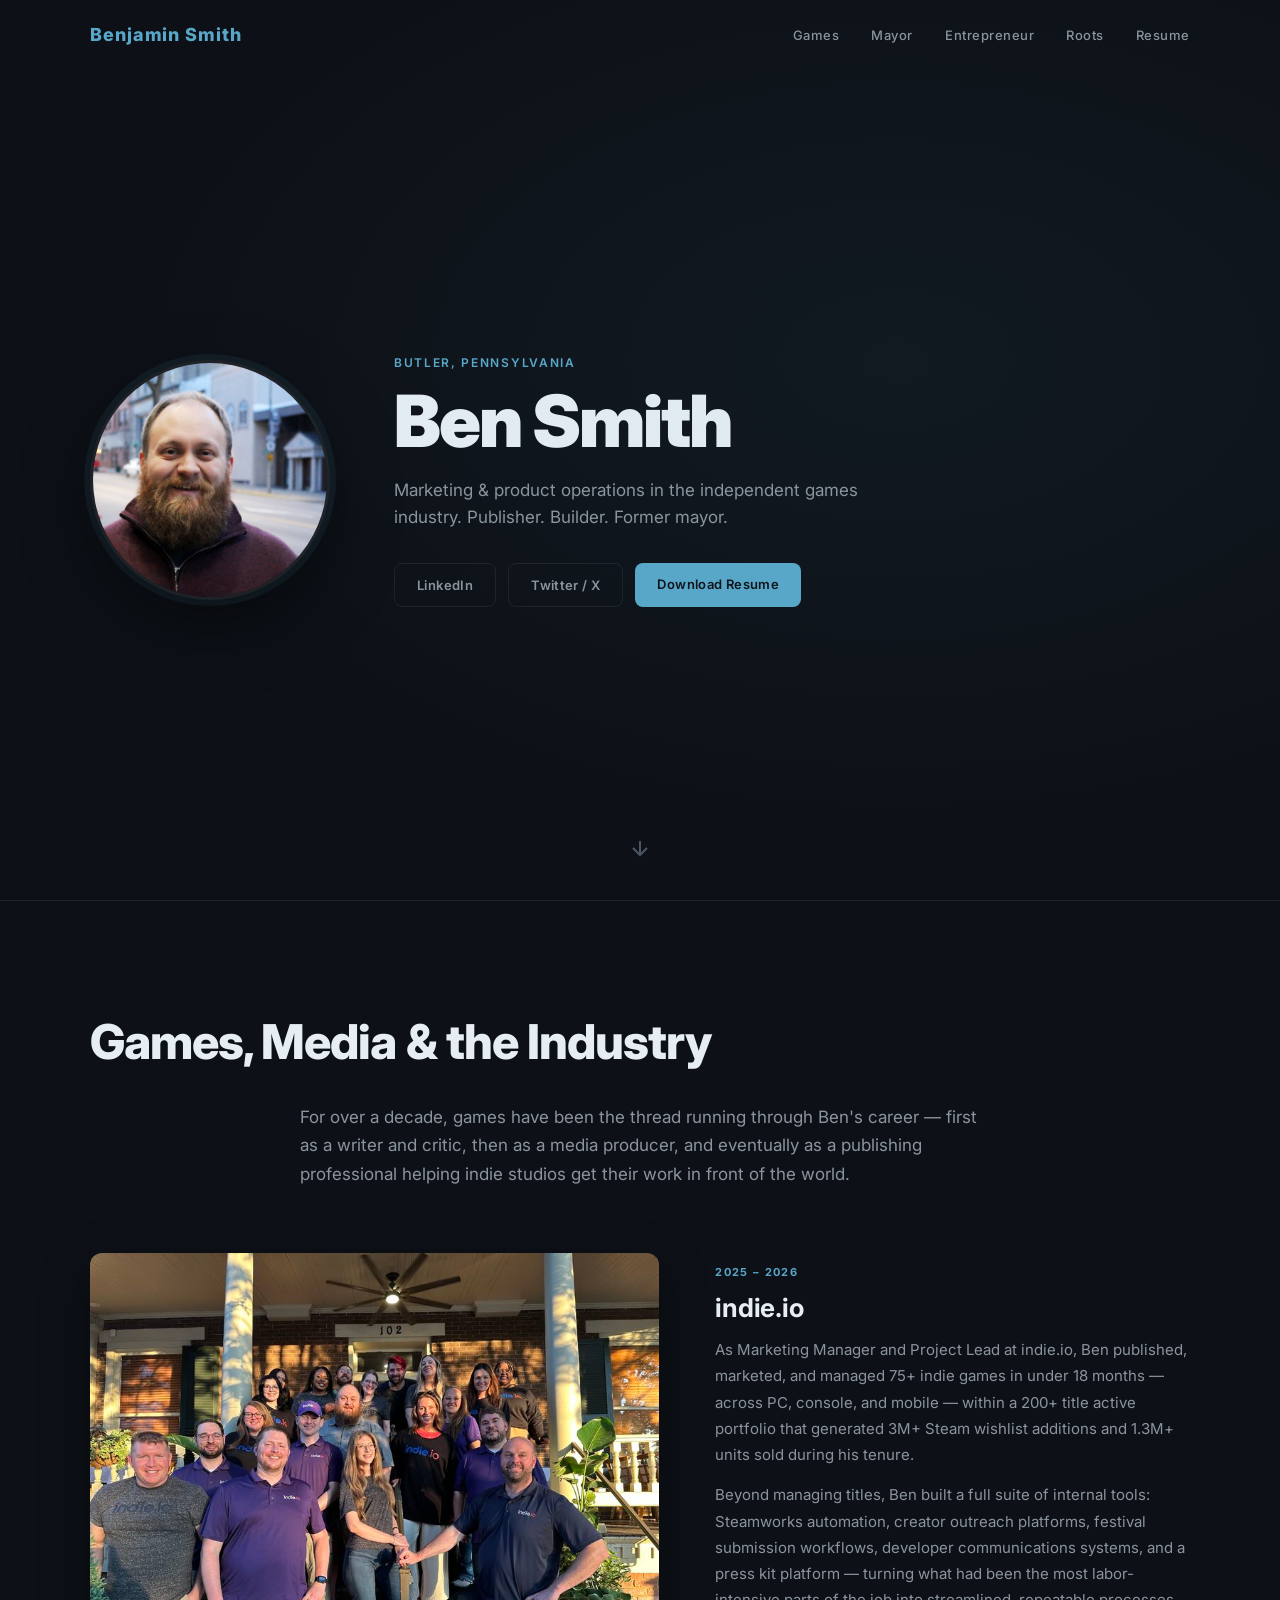
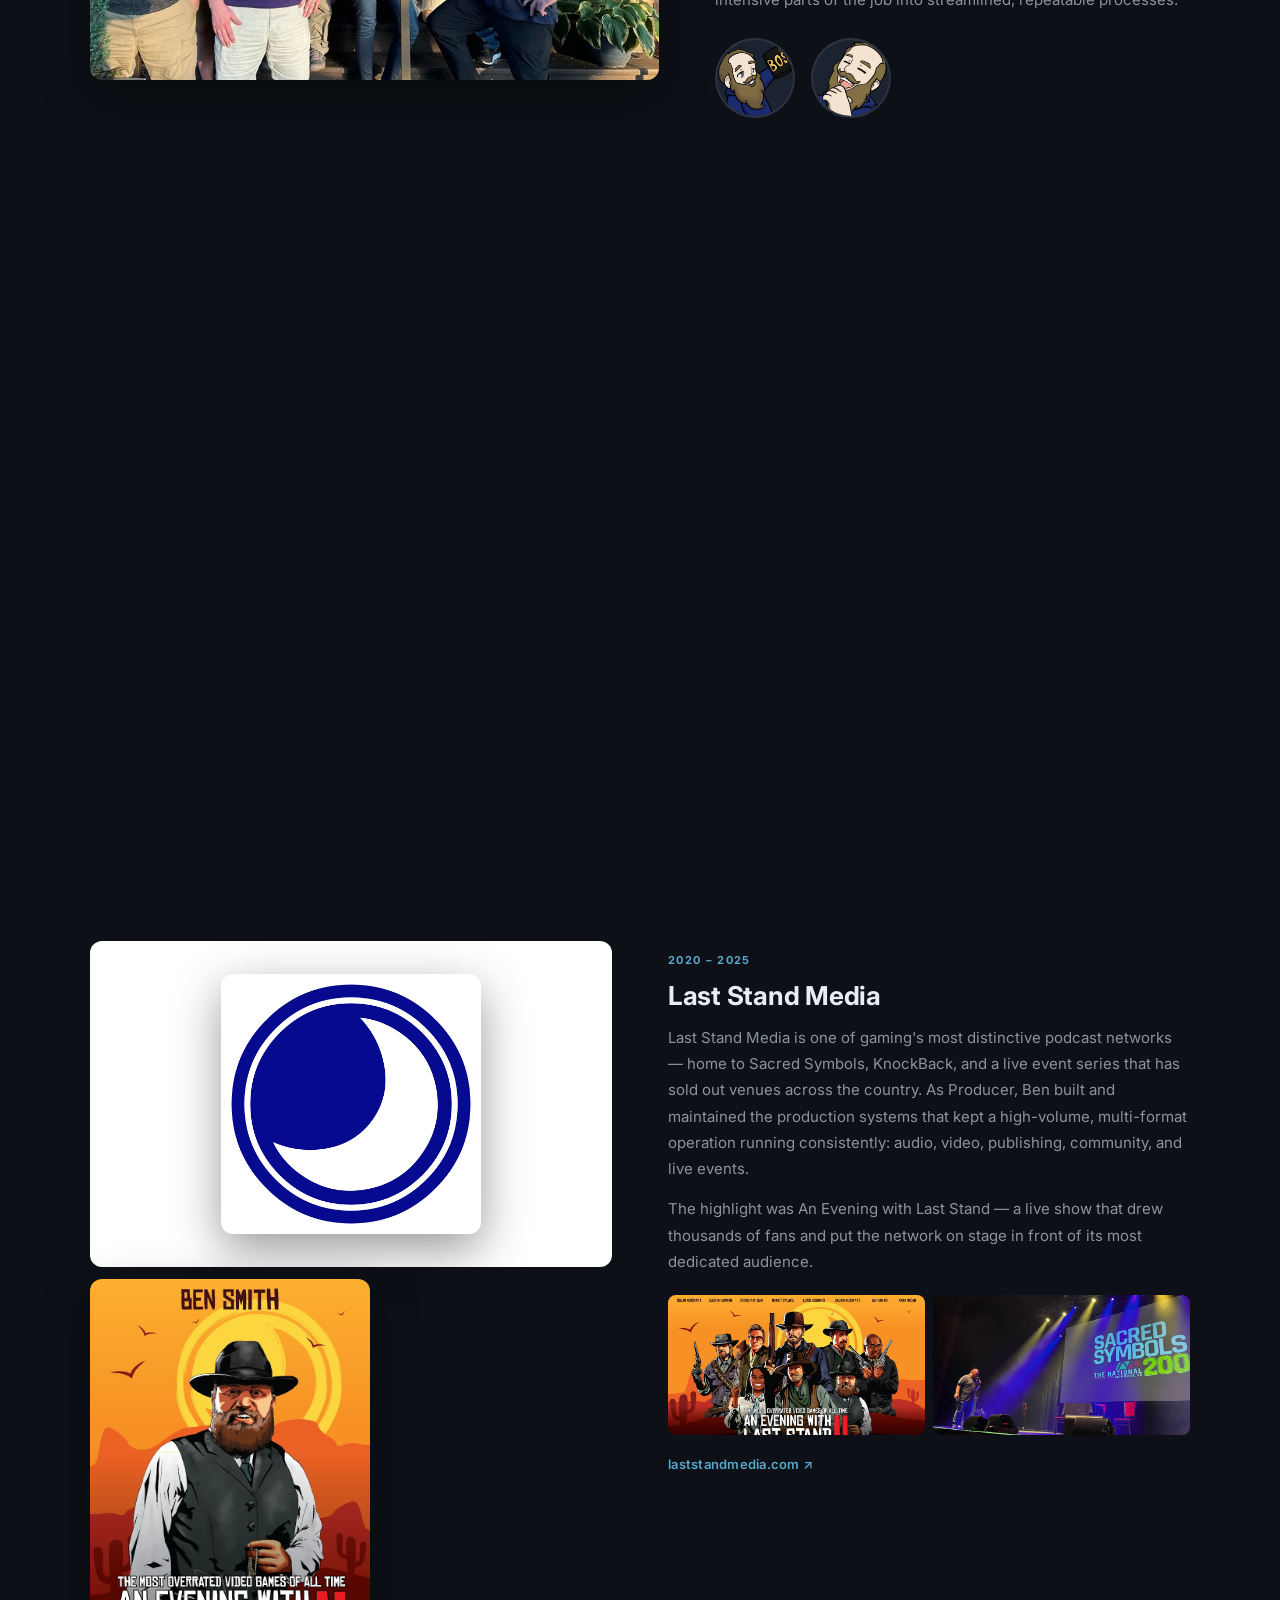
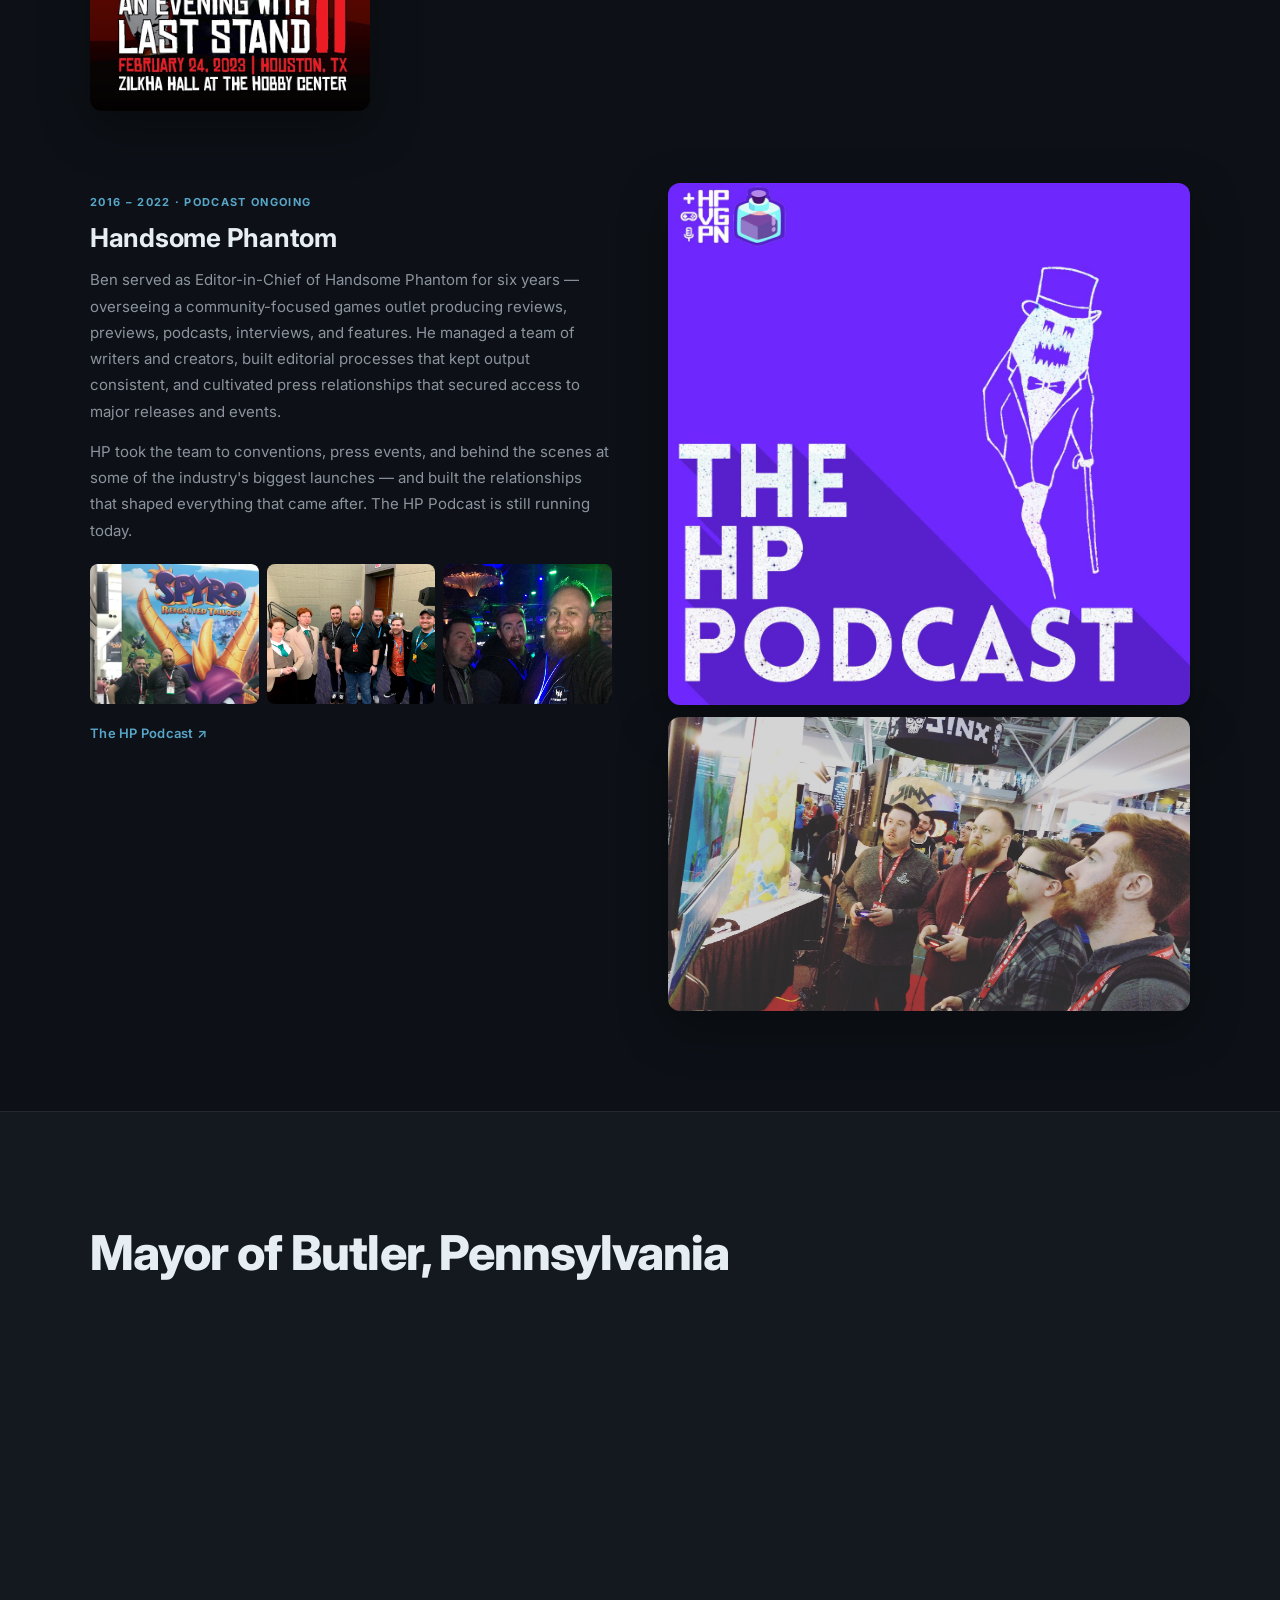
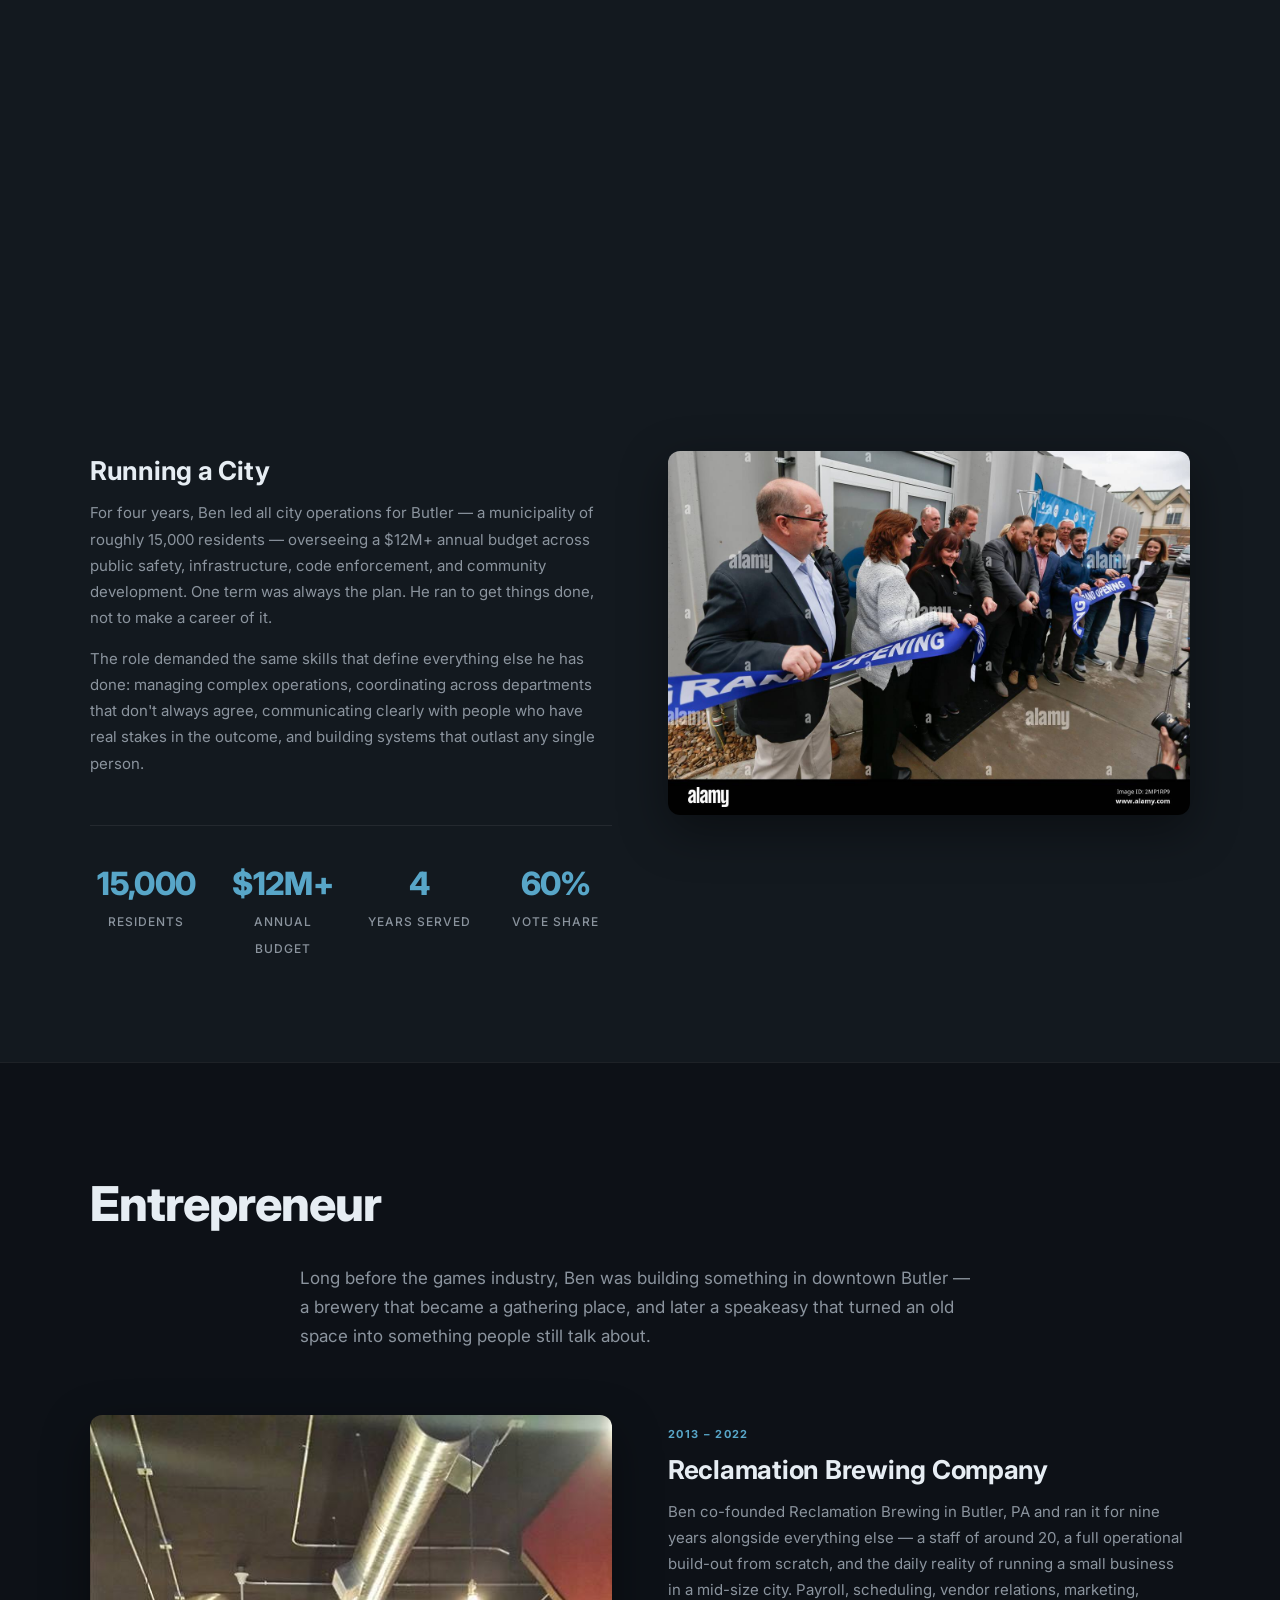
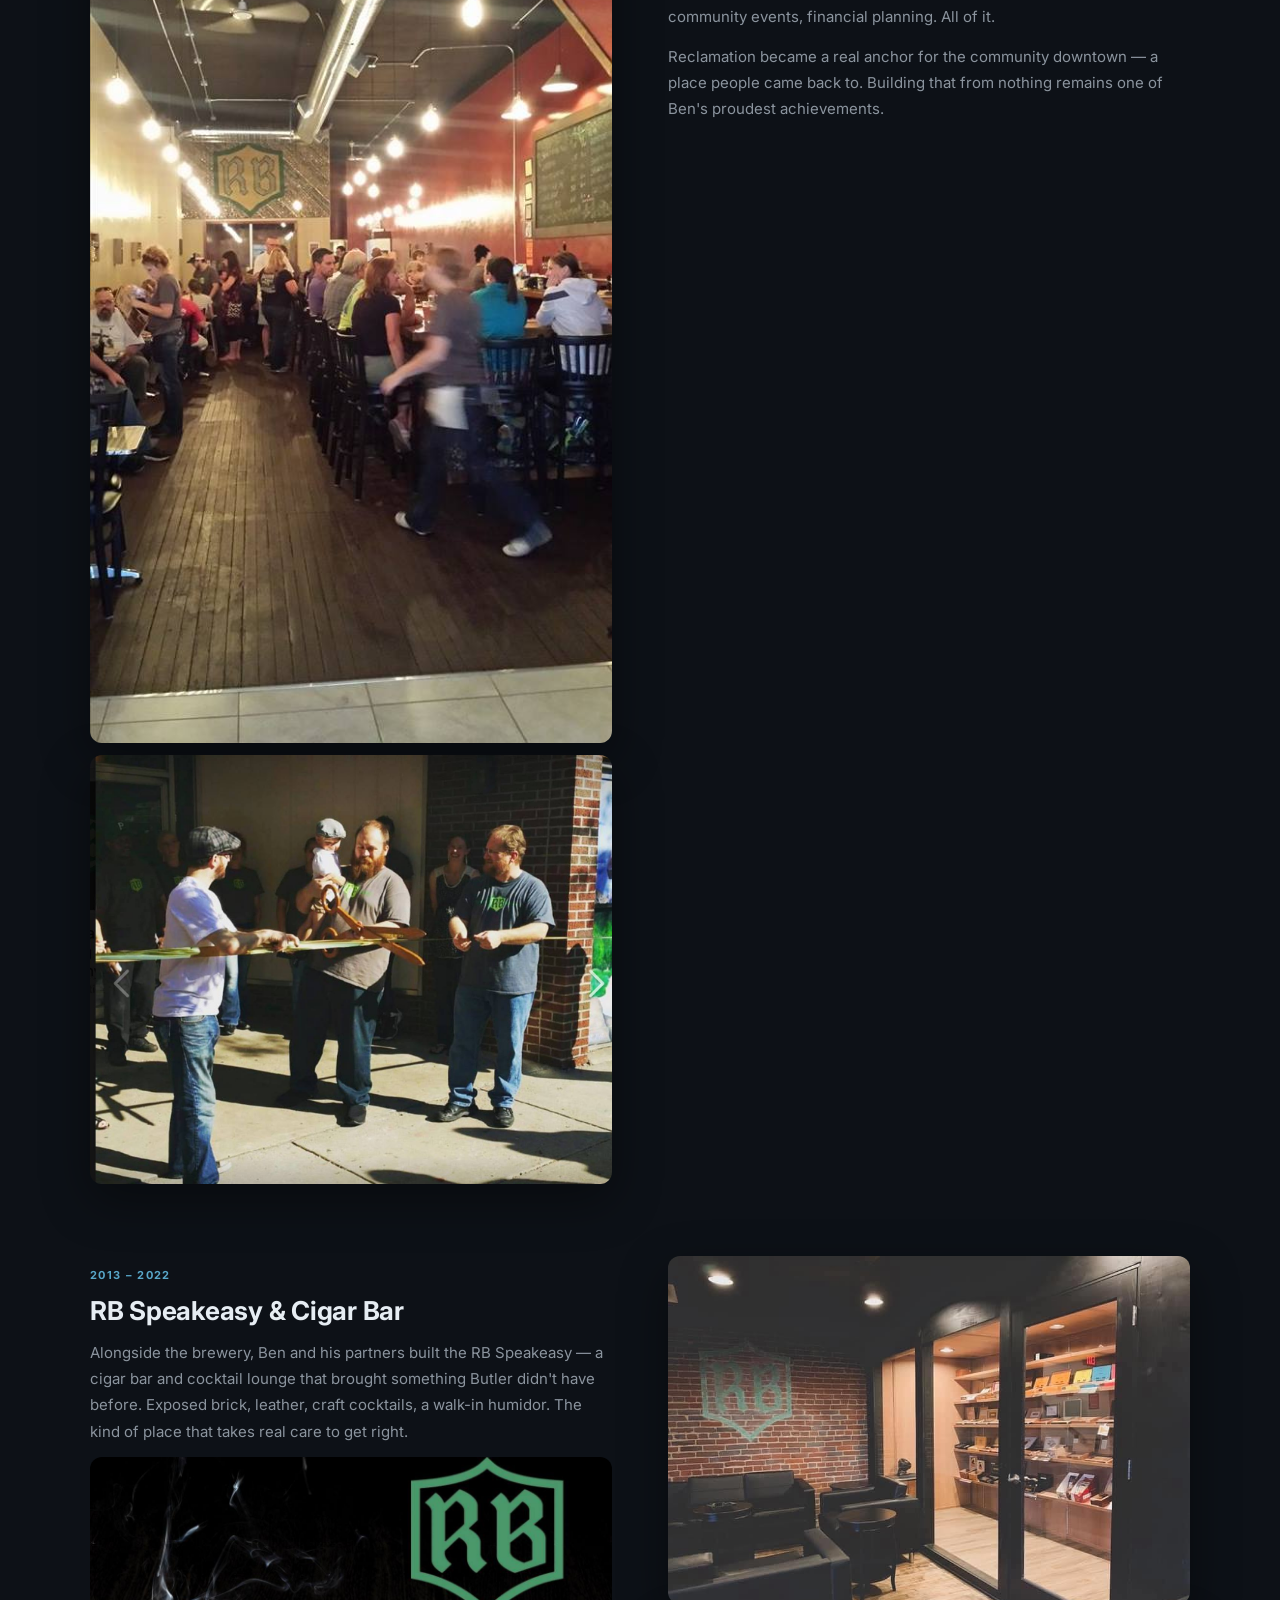
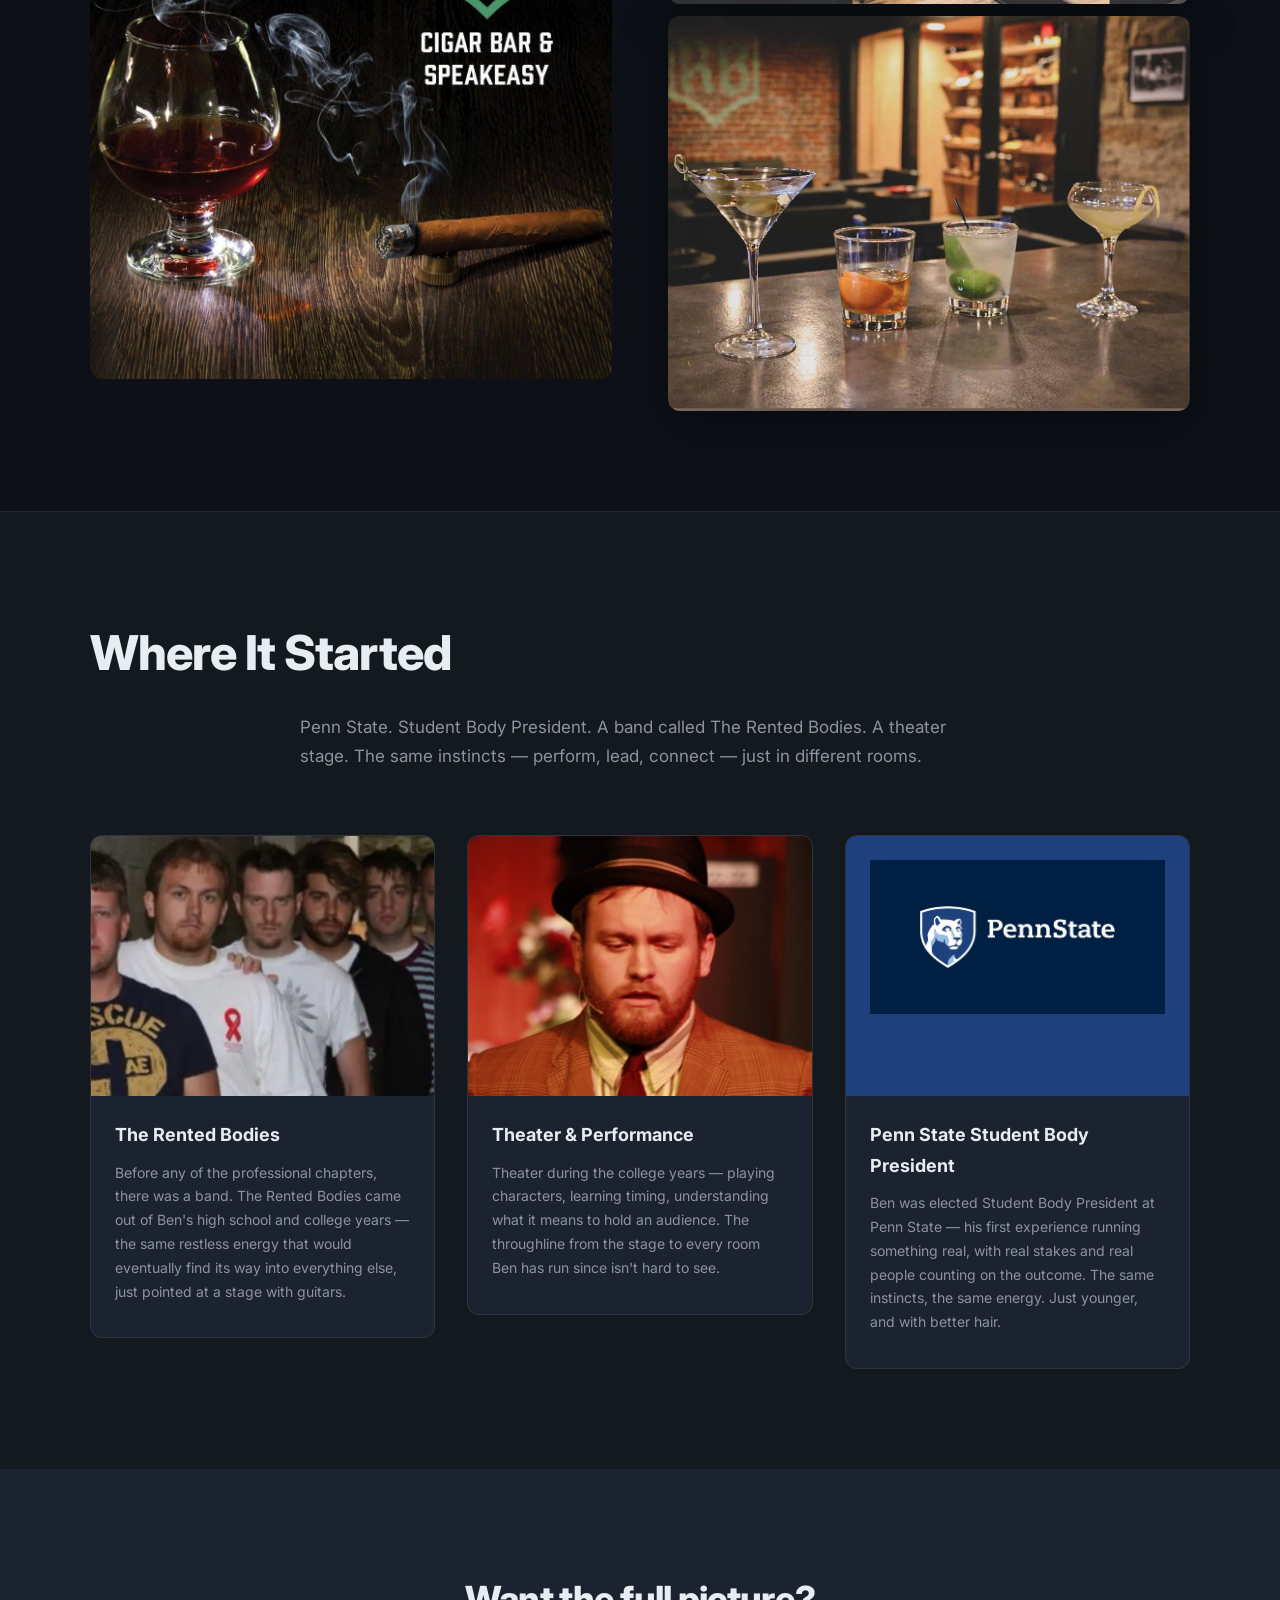
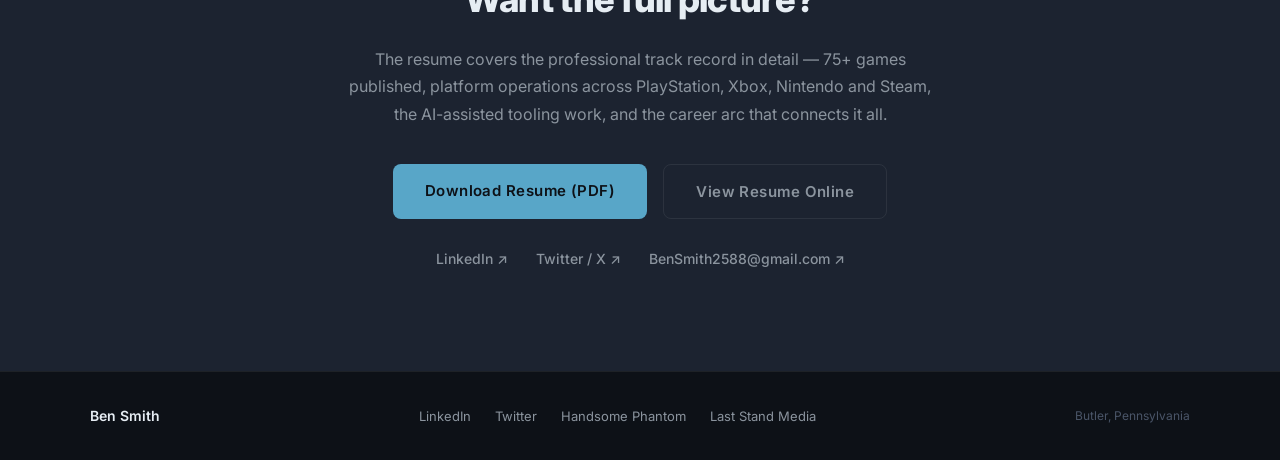
<file: index.html>
<!DOCTYPE html>
<html lang="en">
<head>
  <meta charset="UTF-8" />
  <meta name="viewport" content="width=device-width, initial-scale=1.0" />
  <title>Ben Smith</title>
  <meta name="description" content="Marketing, production, and product-operations leader in the independent games industry." />
  <link rel="preconnect" href="https://fonts.googleapis.com" />
  <link rel="preconnect" href="https://fonts.gstatic.com" crossorigin />
  <link href="https://fonts.googleapis.com/css2?family=Inter:wght@300;400;500;600;700;800;900&display=swap" rel="stylesheet" />
  <link rel="stylesheet" href="style.css" />
</head>
<body>

  <!-- ── NAV ── -->
  <nav id="nav">
    <div class="nav-inner">
      <a href="#top" class="nav-logo">Benjamin Smith</a>
      <div class="nav-links">
        <a href="#gaming">Games</a>
        <a href="#mayor">Mayor</a>
        <a href="#entrepreneur">Entrepreneur</a>
        <a href="#roots">Roots</a>
        <a href="#resume">Resume</a>
      </div>
    </div>
  </nav>

  <!-- ── HERO ── -->
  <section id="top" class="hero">
    <div class="hero-inner">
      <div class="hero-photo-wrap">
        <img src="images/hero-headshot.jpg" alt="Ben Smith" class="hero-photo" />
      </div>
      <div class="hero-text">
        <p class="hero-eyebrow">Butler, Pennsylvania</p>
        <h1 class="hero-name">Ben Smith</h1>
        <p class="hero-tagline">Marketing &amp; product operations in the independent games industry. Publisher. Builder. Former mayor.</p>
        <div class="hero-links">
          <a href="https://linkedin.com/in/bensmith288" target="_blank" rel="noopener" class="btn btn-outline">LinkedIn</a>
          <a href="https://twitter.com/bensmith2588" target="_blank" rel="noopener" class="btn btn-outline">Twitter / X</a>
          <a href="#resume" class="btn btn-primary">Download Resume</a>
        </div>
      </div>
    </div>
    <a href="#gaming" class="scroll-hint" aria-label="Scroll down">
      <svg width="24" height="24" viewBox="0 0 24 24" fill="none" stroke="currentColor" stroke-width="2"><path d="M12 5v14M5 12l7 7 7-7"/></svg>
    </a>
  </section>

  <!-- ── GAMING & MEDIA ── -->
  <section id="gaming" class="chapter">
    <h2 class="chapter-title">Games, Media &amp; the Industry</h2>
    <p class="chapter-intro">For over a decade, games have been the thread running through Ben's career — first as a writer and critic, then as a media producer, and eventually as a publishing professional helping indie studios get their work in front of the world.</p>

    <!-- indie.io -->
    <div class="story-block story-block--full">
      <div class="story-image story-image--wide">
        <img src="images/indieio-team.jpg" alt="indie.io team" />
      </div>
      <div class="story-content">
        <span class="story-tag">2025 – 2026</span>
        <h3>indie.io</h3>
        <p>As Marketing Manager and Project Lead at indie.io, Ben published, marketed, and managed 75+ indie games in under 18 months — across PC, console, and mobile — within a 200+ title active portfolio that generated 3M+ Steam wishlist additions and 1.3M+ units sold during his tenure.</p>
        <p>Beyond managing titles, Ben built a full suite of internal tools: Steamworks automation, creator outreach platforms, festival submission workflows, developer communications systems, and a press kit platform — turning what had been the most labor-intensive parts of the job into streamlined, repeatable processes.</p>
        <div class="story-avatars">
          <img src="images/avatar-cheers.png" alt="Ben avatar" />
          <img src="images/avatar-lul.png" alt="Ben avatar" />
        </div>
      </div>
    </div>

    <!-- Lillymo -->
    <div class="story-block">
      <div class="story-image">
        <div class="org-card org-card--light">
          <img src="images/lillymo-logo.png" alt="Lillymo Games" class="org-logo" />
        </div>
      </div>
      <div class="story-content">
        <span class="story-tag">2021 – 2025</span>
        <h3>Lillymo Games</h3>
        <p>As Producer and Production Manager, Ben managed platform submission workflows across PlayStation, Xbox, Nintendo, and Steam for Lillymo's catalog — handling metadata, certification, pricing, promotions, and release coordination. He worked directly with platform representatives to resolve issues, negotiate visibility, and keep releases moving through complex multi-platform pipelines.</p>
        <p>Titles he produced include Habroxia Port, Twin Breaker Port, Habroxia 2, Super Perils of Baking, and Tri Breaker.</p>
        <a href="https://lillymogames.com" target="_blank" rel="noopener" class="story-link">lillymogames.com ↗</a>
      </div>
    </div>

    <!-- Lambsmith PR -->
    <div class="story-block story-block--reverse">
      <div class="story-image">
        <div class="org-card org-card--light">
          <img src="images/lambsmith-logo.png" alt="Lambsmith PR" class="org-logo" />
        </div>
      </div>
      <div class="story-content">
        <span class="story-tag">2019 – Present</span>
        <h3>Lambsmith PR</h3>
        <p>Through Lambsmith PR, Ben partners with independent studios and media creators on launch strategy, PR campaigns, press outreach, and audience development. The work spans press materials, store page positioning, influencer coordination, and practical marketing guidance for teams that often don't have a marketing department at all.</p>
        <a href="https://lambsmithpr.com" target="_blank" rel="noopener" class="story-link">lambsmithpr.com ↗</a>
      </div>
    </div>

    <!-- Last Stand Media -->
    <div class="story-block">
      <div class="story-image">
        <div class="org-card org-card--light">
          <img src="images/lsm-logo.png" alt="Last Stand Media" class="org-logo" />
        </div>
        <img src="images/lsm-evening-ben.jpg" alt="An Evening with Last Stand II poster" class="mt-sm poster-img" />
      </div>
      <div class="story-content">
        <span class="story-tag">2020 – 2025</span>
        <h3>Last Stand Media</h3>
        <p>Last Stand Media is one of gaming's most distinctive podcast networks — home to Sacred Symbols, KnockBack, and a live event series that has sold out venues across the country. As Producer, Ben built and maintained the production systems that kept a high-volume, multi-format operation running consistently: audio, video, publishing, community, and live events.</p>
        <p>The highlight was An Evening with Last Stand — a live show that drew thousands of fans and put the network on stage in front of its most dedicated audience.</p>
        <div class="photo-strip mt-sm">
          <img src="images/lsm-evening-ensemble.jpg" alt="An Evening with Last Stand II ensemble poster" />
          <img src="images/lsm-sacred-symbols-live.jpg" alt="Sacred Symbols 200 live event" />
        </div>
        <a href="https://laststandmedia.com" target="_blank" rel="noopener" class="story-link">laststandmedia.com ↗</a>
      </div>
    </div>

    <!-- Handsome Phantom -->
    <div class="story-block story-block--reverse">
      <div class="story-image">
        <img src="images/hp-podcast.jpg" alt="The HP Podcast" />
        <img src="images/pax-gaming.jpg" alt="PAX convention" class="mt-sm" />
      </div>
      <div class="story-content">
        <span class="story-tag">2016 – 2022 · Podcast ongoing</span>
        <h3>Handsome Phantom</h3>
        <p>Ben served as Editor-in-Chief of Handsome Phantom for six years — overseeing a community-focused games outlet producing reviews, previews, podcasts, interviews, and features. He managed a team of writers and creators, built editorial processes that kept output consistent, and cultivated press relationships that secured access to major releases and events.</p>
        <p>HP took the team to conventions, press events, and behind the scenes at some of the industry's biggest launches — and built the relationships that shaped everything that came after. The HP Podcast is still running today.</p>
        <div class="photo-strip mt-sm">
          <img src="images/pax-spyro.jpg" alt="PAX - Spyro display" />
          <img src="images/pax-group.jpg" alt="PAX group" />
          <img src="images/gaming-event.jpg" alt="Gaming event" />
        </div>
        <a href="https://handsomephantom.com/podcasts/" target="_blank" rel="noopener" class="story-link">The HP Podcast ↗</a>
      </div>
    </div>

  </section>

  <!-- ── MAYOR ── -->
  <section id="mayor" class="chapter chapter--dark">
    <h2 class="chapter-title">Mayor of Butler, Pennsylvania</h2>
    <p class="chapter-intro">In 2017, while running Handsome Phantom and Lambsmith PR, Ben ran for Mayor of Butler, Pennsylvania. He won with 60% of the vote and served a full term from 2018 to 2022.</p>

    <div class="mayor-hero">
      <img src="images/mayor-butler-eagle.jpg" alt="Butler Eagle - It's Smith in a Rout" class="mayor-newspaper" />
      <div class="mayor-pullquote">
        <p>"It's Smith in a Rout"</p>
        <cite>Butler Eagle, November 8, 2017</cite>
      </div>
    </div>

    <div class="story-block">
      <div class="story-content">
        <h3>Running a City</h3>
        <p>For four years, Ben led all city operations for Butler — a municipality of roughly 15,000 residents — overseeing a $12M+ annual budget across public safety, infrastructure, code enforcement, and community development. One term was always the plan. He ran to get things done, not to make a career of it.</p>
        <p>The role demanded the same skills that define everything else he has done: managing complex operations, coordinating across departments that don't always agree, communicating clearly with people who have real stakes in the outcome, and building systems that outlast any single person.</p>
        <div class="mayor-stats">
          <div class="stat"><span class="stat-num">15,000</span><span class="stat-label">Residents</span></div>
          <div class="stat"><span class="stat-num">$12M+</span><span class="stat-label">Annual Budget</span></div>
          <div class="stat"><span class="stat-num">4</span><span class="stat-label">Years Served</span></div>
          <div class="stat"><span class="stat-num">60%</span><span class="stat-label">Vote Share</span></div>
        </div>
      </div>
      <div class="story-image">
        <img src="images/mayor-ribbon-cutting.jpg" alt="Mayor Ben Smith at ribbon cutting" />
      </div>
    </div>
  </section>

  <!-- ── ENTREPRENEUR ── -->
  <section id="entrepreneur" class="chapter">
    <h2 class="chapter-title">Entrepreneur</h2>
    <p class="chapter-intro">Long before the games industry, Ben was building something in downtown Butler — a brewery that became a gathering place, and later a speakeasy that turned an old space into something people still talk about.</p>

    <!-- Reclamation Brewing -->
    <div class="story-block">
      <div class="story-image">
        <img src="images/brewing-interior.jpg" alt="Reclamation Brewing interior" />
        <img src="images/brewing-opening.jpg" alt="Reclamation Brewing opening" class="mt-sm" />
      </div>
      <div class="story-content">
        <span class="story-tag">2013 – 2022</span>
        <h3>Reclamation Brewing Company</h3>
        <p>Ben co-founded Reclamation Brewing in Butler, PA and ran it for nine years alongside everything else — a staff of around 20, a full operational build-out from scratch, and the daily reality of running a small business in a mid-size city. Payroll, scheduling, vendor relations, marketing, community events, financial planning. All of it.</p>
        <p>Reclamation became a real anchor for the community downtown — a place people came back to. Building that from nothing remains one of Ben's proudest achievements.</p>
      </div>
    </div>

    <!-- RB Speakeasy -->
    <div class="story-block story-block--reverse">
      <div class="story-image">
        <img src="images/speakeasy-interior.jpg" alt="RB Speakeasy interior" />
        <img src="images/speakeasy-cocktails.jpg" alt="RB Speakeasy cocktails" class="mt-sm" />
      </div>
      <div class="story-content">
        <span class="story-tag">2013 – 2022</span>
        <h3>RB Speakeasy &amp; Cigar Bar</h3>
        <p>Alongside the brewery, Ben and his partners built the RB Speakeasy — a cigar bar and cocktail lounge that brought something Butler didn't have before. Exposed brick, leather, craft cocktails, a walk-in humidor. The kind of place that takes real care to get right.</p>
        <img src="images/speakeasy-promo.jpg" alt="RB Cigar Bar promo" class="mt-sm" />
      </div>
    </div>
  </section>

  <!-- ── ROOTS ── -->
  <section id="roots" class="chapter chapter--dark">
    <h2 class="chapter-title">Where It Started</h2>
    <p class="chapter-intro">Penn State. Student Body President. A band called The Rented Bodies. A theater stage. The same instincts — perform, lead, connect — just in different rooms.</p>

    <div class="roots-grid">

      <div class="root-card">
        <div class="root-image">
          <img src="images/band-rented-bodies.jpg" alt="The Rented Bodies" />
        </div>
        <div class="root-content">
          <h3>The Rented Bodies</h3>
          <p>Before any of the professional chapters, there was a band. The Rented Bodies came out of Ben's high school and college years — the same restless energy that would eventually find its way into everything else, just pointed at a stage with guitars.</p>
        </div>
      </div>

      <div class="root-card">
        <div class="root-image">
          <img src="images/theater-costume.jpg" alt="Ben in theater" />
        </div>
        <div class="root-content">
          <h3>Theater &amp; Performance</h3>
          <p>Theater during the college years — playing characters, learning timing, understanding what it means to hold an audience. The throughline from the stage to every room Ben has run since isn't hard to see.</p>
        </div>
      </div>

      <div class="root-card">
        <div class="root-image">
          <img src="images/pennstate-logo.png" alt="Penn State University" style="object-fit: contain; background: #1e407c; padding: 24px;" />
        </div>
        <div class="root-content">
          <h3>Penn State Student Body President</h3>
          <p>Ben was elected Student Body President at Penn State — his first experience running something real, with real stakes and real people counting on the outcome. The same instincts, the same energy. Just younger, and with better hair.</p>
        </div>
      </div>

    </div>
  </section>

  <!-- ── RESUME ── -->
  <section id="resume" class="chapter chapter--cta">
    <div class="cta-inner">
      <h2>Want the full picture?</h2>
      <p>The resume covers the professional track record in detail — 75+ games published, platform operations across PlayStation, Xbox, Nintendo and Steam, the AI-assisted tooling work, and the career arc that connects it all.</p>
      <div class="resume-cta-buttons">
        <a href="BenSmithResume.pdf" download class="btn btn-primary btn-lg">Download Resume (PDF)</a>
        <a href="resume.html" class="btn btn-outline btn-lg">View Resume Online</a>
      </div>
      <div class="cta-links">
        <a href="https://linkedin.com/in/bensmith288" target="_blank" rel="noopener">LinkedIn ↗</a>
        <a href="https://twitter.com/bensmith2588" target="_blank" rel="noopener">Twitter / X ↗</a>
        <a href="mailto:BenSmith2588@gmail.com">BenSmith2588@gmail.com ↗</a>
      </div>
    </div>
  </section>

  <!-- ── FOOTER ── -->
  <footer class="site-footer">
    <div class="footer-inner">
      <span class="footer-name">Ben Smith</span>
      <div class="footer-links">
        <a href="https://linkedin.com/in/bensmith288" target="_blank" rel="noopener">LinkedIn</a>
        <a href="https://twitter.com/bensmith2588" target="_blank" rel="noopener">Twitter</a>
        <a href="https://handsomephantom.com" target="_blank" rel="noopener">Handsome Phantom</a>
        <a href="https://laststandmedia.com" target="_blank" rel="noopener">Last Stand Media</a>
      </div>
      <span class="footer-copy">Butler, Pennsylvania</span>
    </div>
  </footer>

  <script>
    const nav = document.getElementById('nav');
    window.addEventListener('scroll', () => {
      nav.classList.toggle('nav--scrolled', window.scrollY > 60);
    });

    const observer = new IntersectionObserver((entries) => {
      entries.forEach(e => {
        if (e.isIntersecting) {
          e.target.classList.add('visible');
          observer.unobserve(e.target);
        }
      });
    }, { threshold: 0.1 });

    document.querySelectorAll('.story-block, .mayor-hero, .mayor-stats, .root-card, .chapter-intro').forEach(el => {
      el.classList.add('fade-in');
      observer.observe(el);
    });

    document.querySelectorAll('a[href^="#"]').forEach(a => {
      a.addEventListener('click', e => {
        const target = document.querySelector(a.getAttribute('href'));
        if (target) {
          e.preventDefault();
          target.scrollIntoView({ behavior: 'smooth', block: 'start' });
        }
      });
    });
  </script>

</body>
</html>
</file>
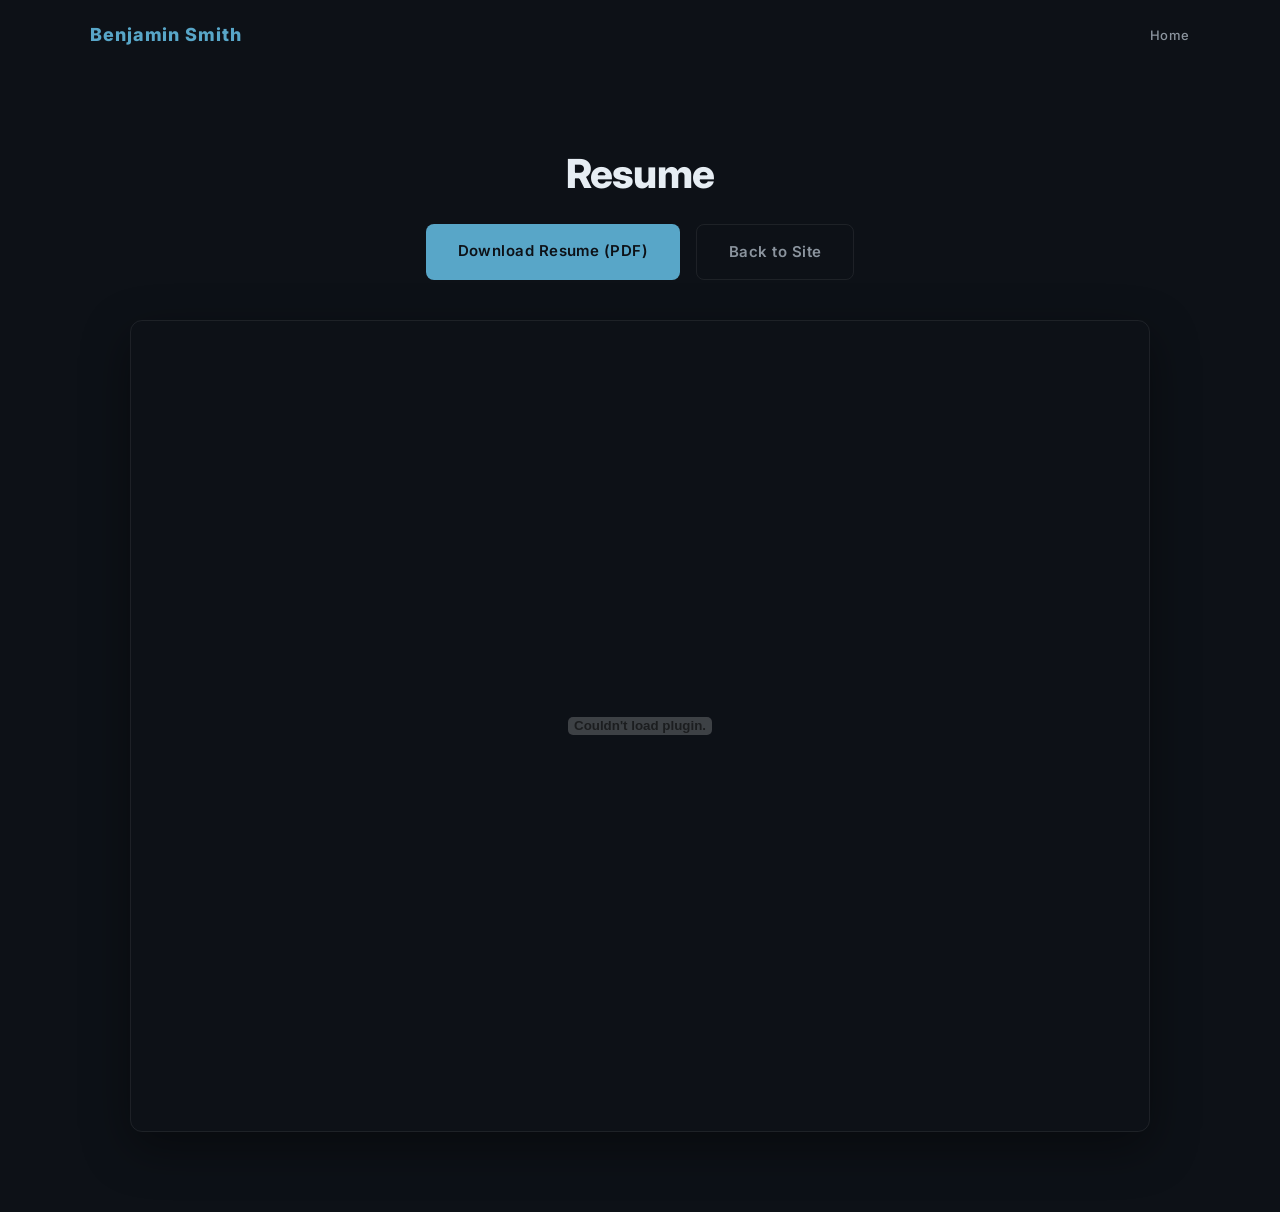
<file: resume.html>
<!DOCTYPE html>
<html lang="en">
<head>
  <meta charset="UTF-8" />
  <meta name="viewport" content="width=device-width, initial-scale=1.0" />
  <title>Resume — Ben Smith</title>
  <meta name="description" content="Ben Smith's resume — view online or download as a PDF." />
  <link rel="preconnect" href="https://fonts.googleapis.com" />
  <link rel="preconnect" href="https://fonts.gstatic.com" crossorigin />
  <link href="https://fonts.googleapis.com/css2?family=Inter:wght@300;400;500;600;700;800;900&display=swap" rel="stylesheet" />
  <link rel="stylesheet" href="style.css" />
  <style>
    .resume-page {
      max-width: var(--max-w);
      margin: 0 auto;
      padding: 140px 40px 80px;
    }
    .resume-header {
      text-align: center;
      margin-bottom: 32px;
    }
    .resume-header h1 {
      font-size: clamp(28px, 4vw, 40px);
      font-weight: 800;
      letter-spacing: -0.02em;
      margin-bottom: 16px;
    }
    .resume-actions {
      display: flex;
      justify-content: center;
      gap: 16px;
      flex-wrap: wrap;
    }
    .resume-viewer {
      margin-top: 40px;
      border-radius: var(--radius);
      overflow: hidden;
      border: 1px solid var(--border);
      box-shadow: 0 16px 48px rgba(0,0,0,0.4);
    }
    .resume-viewer embed {
      display: block;
      width: 100%;
      height: 90vh;
      border: none;
      border-radius: 0;
    }
    .resume-fallback {
      display: none;
      padding: 40px;
      text-align: center;
      color: var(--text-muted);
    }
  </style>
</head>
<body>

  <!-- ── NAV ── -->
  <nav id="nav">
    <div class="nav-inner">
      <a href="index.html" class="nav-logo">Benjamin Smith</a>
      <div class="nav-links">
        <a href="index.html">Home</a>
      </div>
    </div>
  </nav>

  <main class="resume-page">
    <div class="resume-header">
      <h1>Resume</h1>
      <div class="resume-actions">
        <a href="BenSmithResume.pdf" download class="btn btn-primary btn-lg">Download Resume (PDF)</a>
        <a href="index.html" class="btn btn-outline btn-lg">Back to Site</a>
      </div>
    </div>

    <div class="resume-viewer">
      <embed src="BenSmithResume.pdf" type="application/pdf" />
      <p class="resume-fallback">Your browser can't display the PDF inline. Use the download button above to view it.</p>
    </div>
  </main>

  <script>
    const nav = document.getElementById('nav');
    window.addEventListener('scroll', () => {
      nav.classList.toggle('nav--scrolled', window.scrollY > 60);
    });
  </script>

</body>
</html>
</file>
<file: style.css>
/* ── Reset & Base ── */
*, *::before, *::after { box-sizing: border-box; margin: 0; padding: 0; }
html { scroll-behavior: smooth; }

:root {
  --bg:         #0d1117;
  --bg-alt:     #13191f;
  --surface:    #1c2330;
  --border:     rgba(255,255,255,0.07);
  --accent:     #58a6c8;
  --accent-warm:#d4a96a;
  --text:       #e6edf3;
  --text-muted: #8b949e;
  --text-dim:   #4a5568;
  --font:       'Inter', system-ui, sans-serif;
  --max-w:      1100px;
  --radius:     12px;
}

body {
  font-family: var(--font);
  background: var(--bg);
  color: var(--text);
  font-size: 16px;
  line-height: 1.7;
  -webkit-font-smoothing: antialiased;
}

img {
  display: block;
  width: 100%;
  height: auto;
  border-radius: var(--radius);
}

a { color: var(--accent); text-decoration: none; }
a:hover { color: var(--text); }

/* ── Nav ── */
#nav {
  position: fixed;
  top: 0; left: 0; right: 0;
  z-index: 100;
  padding: 20px 40px;
  transition: background 0.3s, backdrop-filter 0.3s, padding 0.3s;
}

#nav.nav--scrolled {
  background: rgba(13,17,23,0.88);
  backdrop-filter: blur(12px);
  -webkit-backdrop-filter: blur(12px);
  padding: 14px 40px;
  border-bottom: 1px solid var(--border);
}

.nav-inner {
  max-width: var(--max-w);
  margin: 0 auto;
  display: flex;
  justify-content: space-between;
  align-items: center;
}

.nav-logo {
  font-size: 18px;
  font-weight: 800;
  letter-spacing: 0.05em;
  color: var(--accent);
}

.nav-links {
  display: flex;
  gap: 32px;
}

.nav-links a {
  font-size: 13px;
  font-weight: 500;
  letter-spacing: 0.04em;
  color: var(--text-muted);
  transition: color 0.2s;
}

.nav-links a:hover { color: var(--text); }

/* ── Buttons ── */
.btn {
  display: inline-block;
  padding: 10px 22px;
  border-radius: 8px;
  font-size: 13px;
  font-weight: 600;
  letter-spacing: 0.03em;
  transition: all 0.2s;
  cursor: pointer;
}

.btn-primary {
  background: var(--accent);
  color: #0d1117;
}
.btn-primary:hover {
  background: #6db8d8;
  color: #0d1117;
}

.btn-outline {
  border: 1px solid var(--border);
  color: var(--text-muted);
  background: transparent;
}
.btn-outline:hover {
  border-color: var(--accent);
  color: var(--text);
}

.btn-lg {
  padding: 14px 32px;
  font-size: 15px;
}

/* ── Hero ── */
.hero {
  min-height: 100vh;
  display: flex;
  flex-direction: column;
  justify-content: center;
  padding: 120px 40px 60px;
  position: relative;
  overflow: hidden;
}

.hero::before {
  content: '';
  position: absolute;
  inset: 0;
  background: radial-gradient(ellipse at 70% 40%, rgba(88,166,200,0.06) 0%, transparent 60%);
  pointer-events: none;
}

.hero-inner {
  max-width: var(--max-w);
  margin: 0 auto;
  display: flex;
  align-items: center;
  gap: 64px;
  width: 100%;
}

.hero-photo-wrap {
  flex-shrink: 0;
  width: 240px;
  height: 240px;
  border-radius: 50%;
  overflow: hidden;
  border: 3px solid var(--border);
  box-shadow: 0 0 0 6px rgba(88,166,200,0.08), 0 24px 64px rgba(0,0,0,0.5);
}

.hero-photo {
  width: 100%;
  height: 100%;
  object-fit: cover;
  object-position: center top;
  border-radius: 0;
}

.hero-eyebrow {
  font-size: 12px;
  font-weight: 600;
  letter-spacing: 0.14em;
  text-transform: uppercase;
  color: var(--accent);
  margin-bottom: 12px;
}

.hero-name {
  font-size: clamp(40px, 6vw, 72px);
  font-weight: 900;
  line-height: 1.0;
  letter-spacing: -0.03em;
  color: var(--text);
  margin-bottom: 20px;
}

.hero-tagline {
  font-size: 17px;
  color: var(--text-muted);
  max-width: 480px;
  line-height: 1.6;
  margin-bottom: 32px;
}

.hero-links {
  display: flex;
  flex-wrap: wrap;
  gap: 12px;
}


.scroll-hint {
  position: absolute;
  bottom: 32px;
  left: 50%;
  transform: translateX(-50%);
  color: var(--text-dim);
  animation: bounce 2s infinite;
  transition: color 0.2s;
}
.scroll-hint:hover { color: var(--accent); }

@keyframes bounce {
  0%, 100% { transform: translateX(-50%) translateY(0); }
  50% { transform: translateX(-50%) translateY(6px); }
}

/* ── Chapters ── */
.chapter {
  padding: 100px 40px;
  border-top: 1px solid var(--border);
}

.chapter--dark {
  background: var(--bg-alt);
}

.chapter-label {
  font-size: 11px;
  font-weight: 700;
  letter-spacing: 0.18em;
  text-transform: uppercase;
  color: var(--accent);
  margin-bottom: 12px;
}

.chapter-title {
  font-size: clamp(28px, 4vw, 48px);
  font-weight: 800;
  letter-spacing: -0.02em;
  color: var(--text);
  margin-bottom: 20px;
  max-width: var(--max-w);
  margin-left: auto;
  margin-right: auto;
}

.chapter-intro {
  font-size: 17px;
  color: var(--text-muted);
  max-width: 680px;
  margin: 0 auto 64px;
  line-height: 1.7;
}

/* ── Story Blocks ── */
.story-block {
  max-width: var(--max-w);
  margin: 0 auto 72px;
  display: grid;
  grid-template-columns: 1fr 1fr;
  gap: 56px;
  align-items: start;
}

.story-block:last-child { margin-bottom: 0; }

.story-block--reverse { direction: rtl; }
.story-block--reverse > * { direction: ltr; }

.story-block--full {
  grid-template-columns: 1.2fr 1fr;
}

.story-block--text-only {
  grid-template-columns: 1fr;
  max-width: 680px;
  margin-left: auto;
  margin-right: auto;
}

.story-image { position: relative; }

.story-image img {
  border-radius: var(--radius);
  box-shadow: 0 16px 48px rgba(0,0,0,0.4);
}

.img-contain-dark {
  background: #111;
  padding: 24px;
  object-fit: contain;
}

.mt-sm { margin-top: 12px; }

.story-content { padding-top: 4px; }

.story-tag {
  display: inline-block;
  font-size: 11px;
  font-weight: 700;
  letter-spacing: 0.12em;
  text-transform: uppercase;
  color: var(--accent);
  margin-bottom: 10px;
}

.story-content h3 {
  font-size: 26px;
  font-weight: 700;
  letter-spacing: -0.01em;
  color: var(--text);
  margin-bottom: 14px;
  line-height: 1.2;
}

.story-content p {
  color: var(--text-muted);
  font-size: 15px;
  line-height: 1.75;
  margin-bottom: 14px;
}

.story-content p:last-of-type { margin-bottom: 0; }

.story-link {
  display: inline-block;
  margin-top: 18px;
  font-size: 13px;
  font-weight: 600;
  color: var(--accent);
  letter-spacing: 0.02em;
  transition: color 0.2s;
}
.story-link:hover { color: var(--text); }

.story-avatars {
  display: flex;
  gap: 16px;
  margin-top: 24px;
}

.story-avatars img {
  width: 80px;
  height: 80px;
  border-radius: 50%;
  object-fit: cover;
  border: 2px solid var(--border);
  background: #1c2330;
}

/* ── Org Name Plates ── */
.org-card {
  background: var(--surface);
  border: 1px solid var(--border);
  border-radius: var(--radius);
  min-height: 200px;
  display: flex;
  align-items: center;
  justify-content: center;
  padding: 40px;
}

.org-card--light {
  background: #fff;
  border-color: transparent;
  padding: 32px;
  min-height: 160px;
}

.org-name {
  font-size: 36px;
  font-weight: 800;
  letter-spacing: -0.02em;
  color: var(--text);
  text-align: center;
  line-height: 1.1;
}

.org-logo {
  width: 100%;
  max-width: 260px;
  height: auto;
  border-radius: 0;
  margin: 0 auto;
  display: block;
  box-shadow: none;
}

/* ── Poster image (portrait, show full) ── */
.poster-img {
  height: auto !important;
  object-fit: contain !important;
  max-width: 280px;
}

/* ── Photo Strip ── */
.photo-strip {
  display: grid;
  grid-template-columns: repeat(auto-fit, minmax(120px, 1fr));
  gap: 8px;
  margin-top: 20px;
}

.photo-strip img {
  height: 140px;
  object-fit: cover;
  object-position: center top;
  border-radius: 8px;
}

/* ── Mayor ── */
.mayor-hero {
  max-width: var(--max-w);
  margin: 0 auto 72px;
  display: grid;
  grid-template-columns: 1fr 1fr;
  gap: 56px;
  align-items: center;
}

.mayor-newspaper {
  box-shadow: 0 24px 64px rgba(0,0,0,0.6);
  border-radius: var(--radius);
  border: 1px solid var(--border);
}

.mayor-pullquote {
  padding: 40px;
}

.mayor-pullquote p {
  font-size: clamp(28px, 4vw, 44px);
  font-weight: 800;
  line-height: 1.15;
  letter-spacing: -0.02em;
  color: var(--text);
  margin-bottom: 16px;
}

.mayor-pullquote cite {
  font-size: 13px;
  font-weight: 500;
  color: var(--text-muted);
  font-style: normal;
  letter-spacing: 0.04em;
}

.mayor-stats {
  display: grid;
  grid-template-columns: repeat(4, 1fr);
  gap: 24px;
  margin-top: 48px;
  padding-top: 40px;
  border-top: 1px solid var(--border);
}

.stat { text-align: center; }

.stat-num {
  display: block;
  font-size: 32px;
  font-weight: 800;
  letter-spacing: -0.02em;
  color: var(--accent);
  line-height: 1.1;
  margin-bottom: 6px;
}

.stat-label {
  font-size: 12px;
  font-weight: 500;
  letter-spacing: 0.08em;
  text-transform: uppercase;
  color: var(--text-muted);
}

/* ── Roots Grid ── */
.roots-grid {
  max-width: var(--max-w);
  margin: 0 auto;
  display: grid;
  grid-template-columns: 1fr 1fr 1fr;
  gap: 32px;
  align-items: start;
}

.root-card {
  background: var(--surface);
  border: 1px solid var(--border);
  border-radius: var(--radius);
  overflow: hidden;
}

.root-card--text {
  padding: 36px;
}

.root-image { overflow: hidden; }

.root-image img {
  height: 260px;
  object-fit: cover;
  object-position: center top;
  border-radius: 0;
  transition: transform 0.4s ease;
}

.root-card:hover .root-image img { transform: scale(1.03); }

.root-content {
  padding: 24px;
}

.root-card--text .root-content { padding: 0; }

.root-content h3 {
  font-size: 18px;
  font-weight: 700;
  color: var(--text);
  margin-bottom: 10px;
}

.root-content p {
  font-size: 14px;
  color: var(--text-muted);
  line-height: 1.7;
  margin-bottom: 10px;
}

/* ── Resume CTA ── */
.chapter--cta {
  background: var(--surface);
  text-align: center;
  border: none;
}

.cta-inner {
  max-width: 600px;
  margin: 0 auto;
}

.cta-inner h2 {
  font-size: 36px;
  font-weight: 800;
  letter-spacing: -0.02em;
  margin-bottom: 16px;
}

.cta-inner p {
  color: var(--text-muted);
  font-size: 16px;
  line-height: 1.7;
  margin-bottom: 36px;
}

.resume-cta-buttons {
  display: flex;
  justify-content: center;
  gap: 16px;
  flex-wrap: wrap;
}

.cta-links {
  display: flex;
  justify-content: center;
  gap: 28px;
  margin-top: 28px;
  flex-wrap: wrap;
}

.cta-links a {
  font-size: 14px;
  font-weight: 500;
  color: var(--text-muted);
  transition: color 0.2s;
}
.cta-links a:hover { color: var(--accent); }

/* ── Footer ── */
.site-footer {
  padding: 32px 40px;
  border-top: 1px solid var(--border);
  background: var(--bg);
}

.footer-inner {
  max-width: var(--max-w);
  margin: 0 auto;
  display: flex;
  justify-content: space-between;
  align-items: center;
  gap: 24px;
  flex-wrap: wrap;
}

.footer-name {
  font-size: 14px;
  font-weight: 600;
  color: var(--text);
}

.footer-links {
  display: flex;
  gap: 24px;
  flex-wrap: wrap;
}

.footer-links a {
  font-size: 13px;
  color: var(--text-muted);
  transition: color 0.2s;
}
.footer-links a:hover { color: var(--text); }

.footer-copy {
  font-size: 12px;
  color: var(--text-dim);
}

/* ── Fade-in animations ── */
.fade-in {
  opacity: 0;
  transform: translateY(24px);
  transition: opacity 0.6s ease, transform 0.6s ease;
}

.fade-in.visible {
  opacity: 1;
  transform: none;
}

/* ── Portfolio Page ── */
.portfolio-header {
  padding: 100px 40px 60px;
  max-width: 720px;
  margin: 0 auto;
  text-align: center;
}

.portfolio-eyebrow {
  font-size: 12px;
  font-weight: 600;
  letter-spacing: 0.14em;
  text-transform: uppercase;
  color: var(--accent);
  margin-bottom: 16px;
}

.portfolio-header h1 {
  font-size: clamp(32px, 5vw, 52px);
  font-weight: 900;
  letter-spacing: -0.03em;
  margin-bottom: 20px;
}

.portfolio-header p {
  font-size: 17px;
  color: var(--text-muted);
  line-height: 1.75;
}

.portfolio-back {
  display: inline-block;
  margin-top: 28px;
  font-size: 13px;
  font-weight: 500;
  color: var(--text-dim);
}
.portfolio-back:hover { color: var(--accent); }

.gallery-grid {
  display: grid;
  grid-template-columns: repeat(auto-fill, minmax(220px, 1fr));
  gap: 12px;
  margin-top: 28px;
}

.gallery-grid img {
  aspect-ratio: 4 / 3;
  object-fit: cover;
  border-radius: 8px;
  box-shadow: 0 8px 24px rgba(0,0,0,0.35);
  cursor: zoom-in;
  transition: transform 0.2s ease;
}

.gallery-grid img:hover {
  transform: scale(1.02);
}

.lightbox {
  display: none;
  position: fixed;
  inset: 0;
  z-index: 1000;
  align-items: center;
  justify-content: center;
  background: rgba(5,8,12,0.92);
  padding: 48px;
  cursor: zoom-out;
}

.lightbox.active { display: flex; }

.lightbox img {
  max-width: 100%;
  max-height: 100%;
  width: auto;
  height: auto;
  object-fit: contain;
  border-radius: 8px;
  box-shadow: 0 24px 64px rgba(0,0,0,0.6);
  cursor: default;
}

.lightbox-close {
  position: absolute;
  top: 24px;
  right: 32px;
  font-size: 36px;
  line-height: 1;
  color: var(--text-muted);
  cursor: pointer;
  transition: color 0.2s;
}
.lightbox-close:hover { color: var(--text); }

.gallery-grid--wide img {
  aspect-ratio: 16 / 9;
}

.game-tile {
  position: relative;
  border-radius: 8px;
  overflow: hidden;
  aspect-ratio: 16 / 9;
  box-shadow: 0 8px 24px rgba(0,0,0,0.35);
}

.game-tile img {
  width: 100%;
  height: 100%;
  object-fit: cover;
  border-radius: 0;
}

.game-tile-more {
  display: flex;
  align-items: center;
  justify-content: center;
  background: var(--surface);
  border: 1px dashed var(--border);
  color: var(--text-muted);
  font-size: 14px;
  font-weight: 600;
  letter-spacing: 0.02em;
  text-align: center;
  padding: 16px;
}

.subsection {
  margin-top: 56px;
  padding-top: 48px;
  border-top: 1px solid var(--border);
}

.subsection-tag {
  display: inline-block;
  font-size: 11px;
  font-weight: 700;
  letter-spacing: 0.12em;
  text-transform: uppercase;
  color: var(--accent-warm);
  margin-bottom: 10px;
}

.subsection h3 {
  font-size: 24px;
  font-weight: 700;
  letter-spacing: -0.01em;
  margin-bottom: 14px;
}

.subsection p {
  color: var(--text-muted);
  font-size: 15px;
  line-height: 1.75;
  max-width: 720px;
}

/* ── Responsive ── */
@media (max-width: 900px) {
  .hero-inner {
    flex-direction: column;
    text-align: center;
    gap: 32px;
  }

  .hero-links { justify-content: center; }
  .hero-family img { max-width: 100%; }

  .story-block,
  .story-block--full,
  .story-block--reverse {
    grid-template-columns: 1fr;
    direction: ltr;
  }

  .mayor-hero {
    grid-template-columns: 1fr;
  }

  .mayor-stats {
    grid-template-columns: repeat(2, 1fr);
  }

  .roots-grid {
    grid-template-columns: 1fr;
  }

  .nav-links { display: none; }

  .chapter { padding: 64px 24px; }
  .hero { padding: 100px 24px 64px; }
  #nav { padding: 16px 24px; }
}

@media (max-width: 480px) {
  .hero-photo-wrap { width: 180px; height: 180px; }
  .mayor-stats { grid-template-columns: repeat(2, 1fr); }
  .footer-inner { flex-direction: column; text-align: center; }
}
</file>
